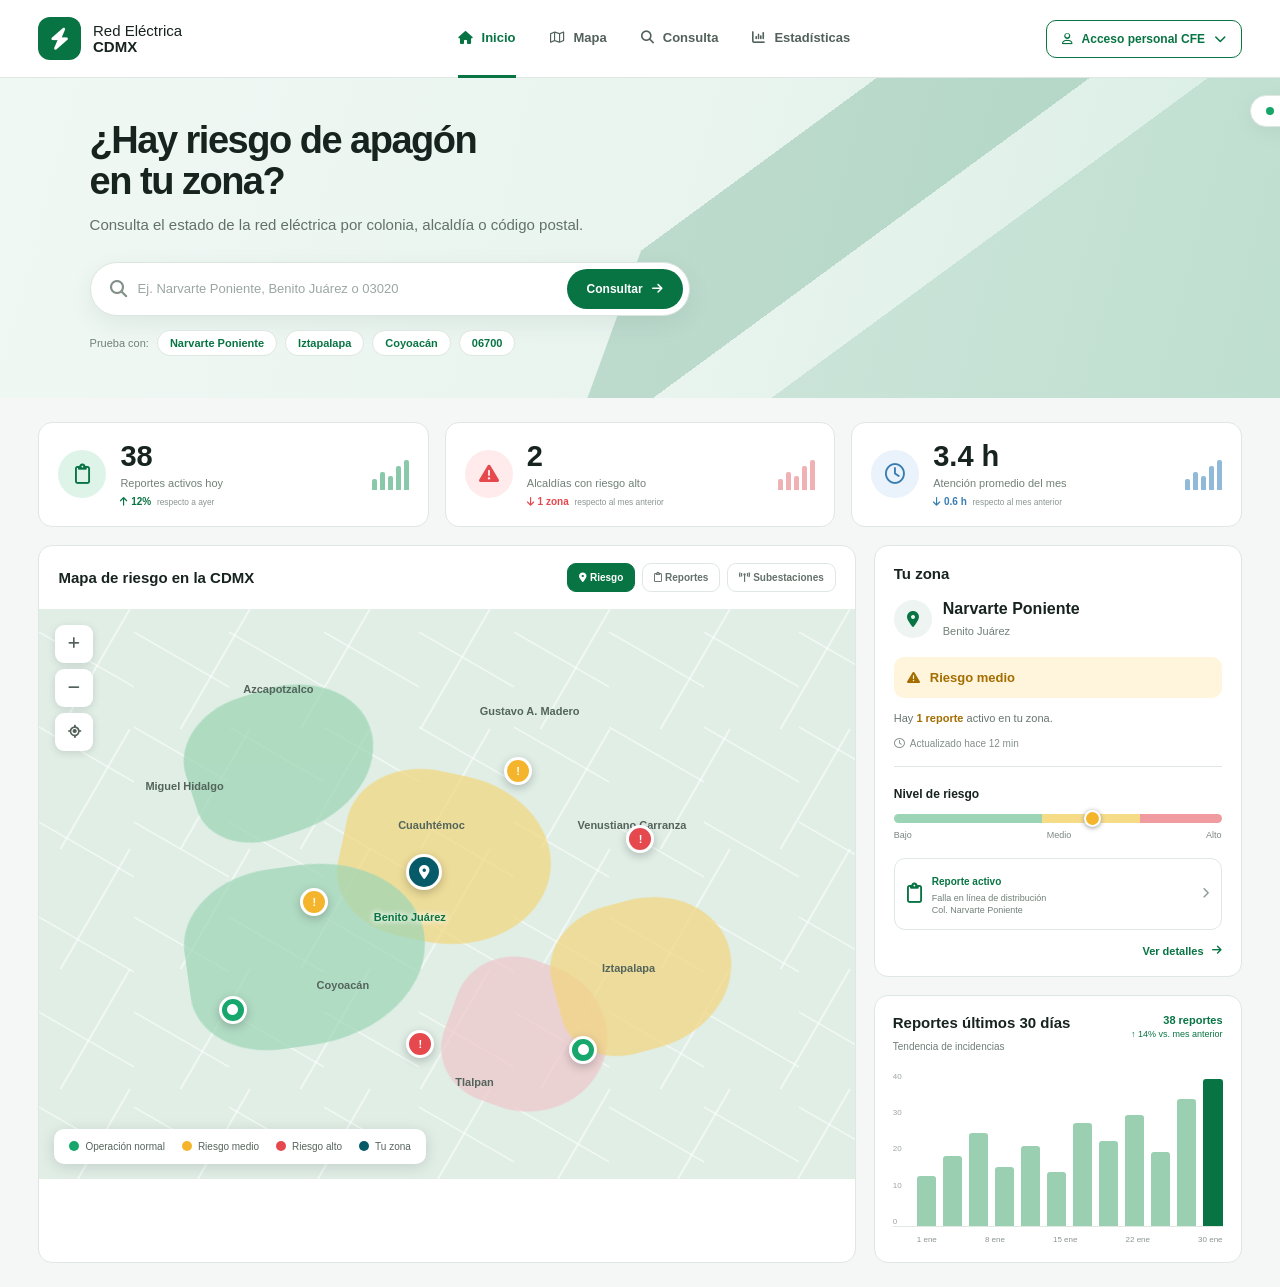
<file: index.html>
<!DOCTYPE html>
<html lang="es">
<head>
    <meta charset="UTF-8">
    <meta name="viewport" content="width=device-width, initial-scale=1.0">

    <title>Red Eléctrica CDMX</title>

    <link rel="stylesheet" href="styles.css">

    <!-- Iconos -->
    <link
        rel="stylesheet"
        href="https://cdnjs.cloudflare.com/ajax/libs/font-awesome/6.5.2/css/all.min.css"
    >
</head>

<body>

    <!-- ================= NAVBAR ================= -->

    <header class="navbar">

        <div class="brand">

            <div class="brand-logo">
                <i class="fa-solid fa-bolt"></i>
            </div>

            <div class="brand-name">
                <span>Red Eléctrica</span>
                <strong>CDMX</strong>
            </div>

        </div>


        <nav class="nav-menu">

            <a href="#" class="nav-link active">
                <i class="fa-solid fa-house"></i>
                Inicio
            </a>

            <a href="#mapa" class="nav-link">
                <i class="fa-regular fa-map"></i>
                Mapa
            </a>

            <a href="#consulta.html" class="nav-link">
                <i class="fa-solid fa-magnifying-glass"></i>
                Consulta
            </a>

            <a href="#estadisticas" class="nav-link">
                <i class="fa-solid fa-chart-column"></i>
                Estadísticas
            </a>

        </nav>


        <div class="account-wrapper">

            <button
                class="account-button"
                type="button"
                aria-haspopup="dialog"
            >

                <i class="fa-regular fa-user"></i>

                <span>Acceso personal CFE</span>

                <i class="fa-solid fa-chevron-down"></i>

            </button>


            <!-- Menú de sesión (solo aparece con sesión iniciada) -->

            <div class="account-menu" id="accountMenu">

                <div class="account-menu-info">
                    <small>Sesión iniciada como</small>
                    <strong id="accountMenuName">Operador CFE</strong>
                </div>

                <button type="button" id="logoutButton">
                    <i class="fa-solid fa-arrow-right-from-bracket"></i>
                    Cerrar sesión
                </button>

            </div>

        </div>

    </header>


    <!-- ================= HERO ================= -->

    <section class="hero" id="consulta">

        <div class="hero-background"></div>

        <div class="hero-content">

            <div class="system-status">

                <span class="status-dot"></span>

                Sistema en operación

            </div>


            <h1>
                ¿Hay riesgo de apagón
                <br>
                en tu zona?
            </h1>


            <p>
                Consulta el estado de la red eléctrica
                por colonia, alcaldía o código postal.
            </p>


            <form class="search-box" id="searchForm">

                <i class="fa-solid fa-magnifying-glass search-icon"></i>

                <input
                    type="text"
                    id="searchInput"
                    placeholder="Ej. Narvarte Poniente, Benito Juárez o 03020"
                    autocomplete="off"
                >

                <button type="submit">
                    Consultar
                    <i class="fa-solid fa-arrow-right"></i>
                </button>

            </form>


            <div class="search-suggestions">

                <span>Prueba con:</span>

                <button type="button" data-consulta="Narvarte Poniente">Narvarte Poniente</button>

                <button type="button" data-consulta="Iztapalapa">Iztapalapa</button>

                <button type="button" data-consulta="Coyoacán">Coyoacán</button>

                <button type="button" data-consulta="06700">06700</button>

            </div>

        </div>

    </section>


    <!-- ================= CONTENIDO ================= -->

    <main class="container">


        <!-- ================= MÉTRICAS ================= -->

        <section class="metrics">

            <article class="metric-card">

                <div class="metric-icon green">
                    <i class="fa-regular fa-clipboard"></i>
                </div>

                <div class="metric-content">

                    <span class="metric-value">38</span>

                    <span class="metric-label">
                        Reportes activos hoy
                    </span>

                    <span class="metric-trend positive">
                        <i class="fa-solid fa-arrow-up"></i>
                        12%
                        <small>respecto a ayer</small>
                    </span>

                </div>

                <div class="mini-chart">
                    <span></span>
                    <span></span>
                    <span></span>
                    <span></span>
                    <span></span>
                </div>

            </article>


            <article class="metric-card">

                <div class="metric-icon red">
                    <i class="fa-solid fa-triangle-exclamation"></i>
                </div>

                <div class="metric-content">

                    <span class="metric-value">2</span>

                    <span class="metric-label">
                        Alcaldías con riesgo alto
                    </span>

                    <span class="metric-trend negative">
                        <i class="fa-solid fa-arrow-down"></i>
                        1 zona
                        <small>respecto al mes anterior</small>
                    </span>

                </div>

                <div class="mini-chart red-chart">
                    <span></span>
                    <span></span>
                    <span></span>
                    <span></span>
                    <span></span>
                </div>

            </article>


            <article class="metric-card">

                <div class="metric-icon blue">
                    <i class="fa-regular fa-clock"></i>
                </div>

                <div class="metric-content">

                    <span class="metric-value">3.4 h</span>

                    <span class="metric-label">
                        Atención promedio del mes
                    </span>

                    <span class="metric-trend positive blue-text">
                        <i class="fa-solid fa-arrow-down"></i>
                        0.6 h
                        <small>respecto al mes anterior</small>
                    </span>

                </div>

                <div class="mini-chart blue-chart">
                    <span></span>
                    <span></span>
                    <span></span>
                    <span></span>
                    <span></span>
                </div>

            </article>

        </section>


        <!-- ================= DASHBOARD ================= -->

        <section class="dashboard">


            <!-- ================= MAPA ================= -->

            <article class="card map-card" id="mapa">

                <div class="card-header">

                    <h2>
                        Mapa de riesgo en la CDMX
                    </h2>

                    <div class="map-tabs">

                        <button class="map-tab active">
                            <i class="fa-solid fa-location-dot"></i>
                            Riesgo
                        </button>

                        <button class="map-tab">
                            <i class="fa-regular fa-clipboard"></i>
                            Reportes
                        </button>

                        <button class="map-tab">
                            <i class="fa-solid fa-tower-broadcast"></i>
                            Subestaciones
                        </button>

                    </div>

                </div>


                <div class="map">

                    <!-- Decoración de calles -->
                    <div class="street street-1"></div>
                    <div class="street street-2"></div>
                    <div class="street street-3"></div>
                    <div class="street street-4"></div>
                    <div class="street street-5"></div>


                    <!-- Zonas -->

                    <div class="zone-area zone-1"></div>
                    <div class="zone-area zone-2"></div>
                    <div class="zone-area zone-3"></div>
                    <div class="zone-area zone-4"></div>
                    <div class="zone-area zone-5"></div>


                    <!-- Nombres de alcaldías -->

                    <span class="map-label label-1">
                        Azcapotzalco
                    </span>

                    <span class="map-label label-2">
                        Gustavo A. Madero
                    </span>

                    <span class="map-label label-3">
                        Miguel Hidalgo
                    </span>

                    <span class="map-label label-4">
                        Cuauhtémoc
                    </span>

                    <span class="map-label label-5">
                        Venustiano Carranza
                    </span>

                    <span class="map-label label-6">
                        Benito Juárez
                    </span>

                    <span class="map-label label-7">
                        Coyoacán
                    </span>

                    <span class="map-label label-8">
                        Iztapalapa
                    </span>

                    <span class="map-label label-9">
                        Tlalpan
                    </span>


                    <!-- Marcadores -->

                    <button class="map-pin green pin-1">
                        <i class="fa-solid fa-circle"></i>
                    </button>

                    <button class="map-pin yellow pin-2">
                        !
                    </button>

                    <button class="map-pin red pin-3">
                        !
                    </button>

                    <button class="map-pin yellow pin-4">
                        !
                    </button>

                    <button class="map-pin red pin-5">
                        !
                    </button>

                    <button class="map-pin green pin-6">
                        <i class="fa-solid fa-circle"></i>
                    </button>

                    <button class="map-pin user-pin">
                        <i class="fa-solid fa-location-dot"></i>
                    </button>


                    <!-- Controles -->

                    <div class="map-controls">

                        <button>
                            <i class="fa-solid fa-plus"></i>
                        </button>

                        <button>
                            <i class="fa-solid fa-minus"></i>
                        </button>

                        <button>
                            <i class="fa-solid fa-location-crosshairs"></i>
                        </button>

                    </div>


                    <!-- Leyenda -->

                    <div class="map-legend">

                        <span>
                            <i class="legend-dot normal"></i>
                            Operación normal
                        </span>

                        <span>
                            <i class="legend-dot medium"></i>
                            Riesgo medio
                        </span>

                        <span>
                            <i class="legend-dot high"></i>
                            Riesgo alto
                        </span>

                        <span>
                            <i class="legend-dot location"></i>
                            Tu zona
                        </span>

                    </div>

                </div>

            </article>


            <!-- ================= COLUMNA DERECHA ================= -->

            <aside class="side-column">


                <!-- ================= TU ZONA ================= -->

                <article class="card zone-card">

                    <h2>
                        Tu zona
                    </h2>


                    <div class="location-title">

                        <div class="location-icon">
                            <i class="fa-solid fa-location-dot"></i>
                        </div>

                        <div>

                            <h3 id="zoneName">
                                Narvarte Poniente
                            </h3>

                            <span id="zoneCity">
                                Benito Juárez
                            </span>

                        </div>

                    </div>


                    <div class="risk-status">

                        <i class="fa-solid fa-triangle-exclamation"></i>

                        <span>
                            Riesgo medio
                        </span>

                    </div>


                    <p class="report-message">

                        Hay
                        <strong>1 reporte</strong>
                        activo en tu zona.

                    </p>


                    <div class="updated">

                        <i class="fa-regular fa-clock"></i>

                        Actualizado hace 12 min

                    </div>


                    <div class="zone-divider"></div>


                    <!-- Nivel -->

                    <div class="risk-level">

                        <strong>
                            Nivel de riesgo
                        </strong>


                        <div class="risk-bar">

                            <div class="risk-position"></div>

                        </div>


                        <div class="risk-scale">

                            <span>Bajo</span>

                            <span>Medio</span>

                            <span>Alto</span>

                        </div>

                    </div>


                    <!-- Reporte -->

                    <div class="active-report">

                        <div class="report-icon">

                            <i class="fa-regular fa-clipboard"></i>

                        </div>

                        <div>

                            <strong>
                                Reporte activo
                            </strong>

                            <p>
                                Falla en línea de distribución
                                <br>
                                Col. Narvarte Poniente
                            </p>

                        </div>

                        <i class="fa-solid fa-chevron-right"></i>

                    </div>


                    <button class="details-button">

                        Ver detalles

                        <i class="fa-solid fa-arrow-right"></i>

                    </button>

                </article>


                <!-- ================= GRÁFICA ================= -->

                <article class="card chart-card" id="estadisticas">

                    <div class="chart-header">

                        <div>

                            <h2>
                                Reportes últimos 30 días
                            </h2>

                            <span>
                                Tendencia de incidencias
                            </span>

                        </div>


                        <div class="chart-result">

                            <strong>
                                38 reportes
                            </strong>

                            <small>
                                ↑ 14% vs. mes anterior
                            </small>

                        </div>

                    </div>


                    <div class="chart">

                        <div class="chart-grid">

                            <span>40</span>
                            <span>30</span>
                            <span>20</span>
                            <span>10</span>
                            <span>0</span>

                        </div>


                        <div class="bars">

                            <div class="bar" style="height:32%"></div>
                            <div class="bar" style="height:45%"></div>
                            <div class="bar" style="height:60%"></div>
                            <div class="bar" style="height:38%"></div>
                            <div class="bar" style="height:52%"></div>
                            <div class="bar" style="height:35%"></div>
                            <div class="bar" style="height:67%"></div>
                            <div class="bar" style="height:55%"></div>
                            <div class="bar" style="height:72%"></div>
                            <div class="bar" style="height:48%"></div>
                            <div class="bar" style="height:82%"></div>
                            <div class="bar highlight" style="height:95%"></div>

                        </div>

                    </div>


                    <div class="chart-dates">

                        <span>1 ene</span>
                        <span>8 ene</span>
                        <span>15 ene</span>
                        <span>22 ene</span>
                        <span>30 ene</span>

                    </div>

                </article>

            </aside>

        </section>

    </main>


    <!-- ================= LOGIN ================= -->

    <div
        class="login-overlay"
        id="loginModal"
        aria-hidden="true"
    >

        <div
            class="login-card"
            role="dialog"
            aria-modal="true"
            aria-labelledby="loginTitle"
        >

            <button
                type="button"
                class="login-close"
                id="closeLogin"
                aria-label="Cerrar"
            >
                <i class="fa-solid fa-xmark"></i>
            </button>


            <div class="login-logo">
                <i class="fa-solid fa-bolt"></i>
            </div>

            <h2 id="loginTitle">Acceso personal CFE</h2>

            <p class="login-subtitle">
                Ingresa con tu cuenta institucional
                para consultar y gestionar reportes.
            </p>


            <form id="loginForm" novalidate>

                <label for="loginUser">
                    Número de empleado
                </label>

                <div class="login-field">

                    <i class="fa-regular fa-user"></i>

                    <input
                        type="text"
                        id="loginUser"
                        placeholder="Ej. CFE1001"
                        autocomplete="username"
                    >

                </div>


                <label for="loginPass">
                    Contraseña
                </label>

                <div class="login-field">

                    <i class="fa-solid fa-lock"></i>

                    <input
                        type="password"
                        id="loginPass"
                        placeholder="Tu contraseña"
                        autocomplete="current-password"
                    >

                    <button
                        type="button"
                        id="togglePass"
                        aria-label="Mostrar contraseña"
                    >
                        <i class="fa-regular fa-eye"></i>
                    </button>

                </div>


                <div
                    class="login-error"
                    id="loginError"
                    role="alert"
                ></div>


                <button
                    type="submit"
                    class="login-submit"
                    id="loginSubmit"
                >
                    Iniciar sesión
                    <i class="fa-solid fa-arrow-right"></i>
                </button>

            </form>


            <p class="login-hint">
                <i class="fa-solid fa-circle-info"></i>
                Versión de demostración &middot;
                empleado <strong>CFE1001</strong>
                &middot; contraseña <strong>demo1234</strong>
            </p>

        </div>

    </div>


    <script src="script.js"></script>

</body>
</html>
</file>
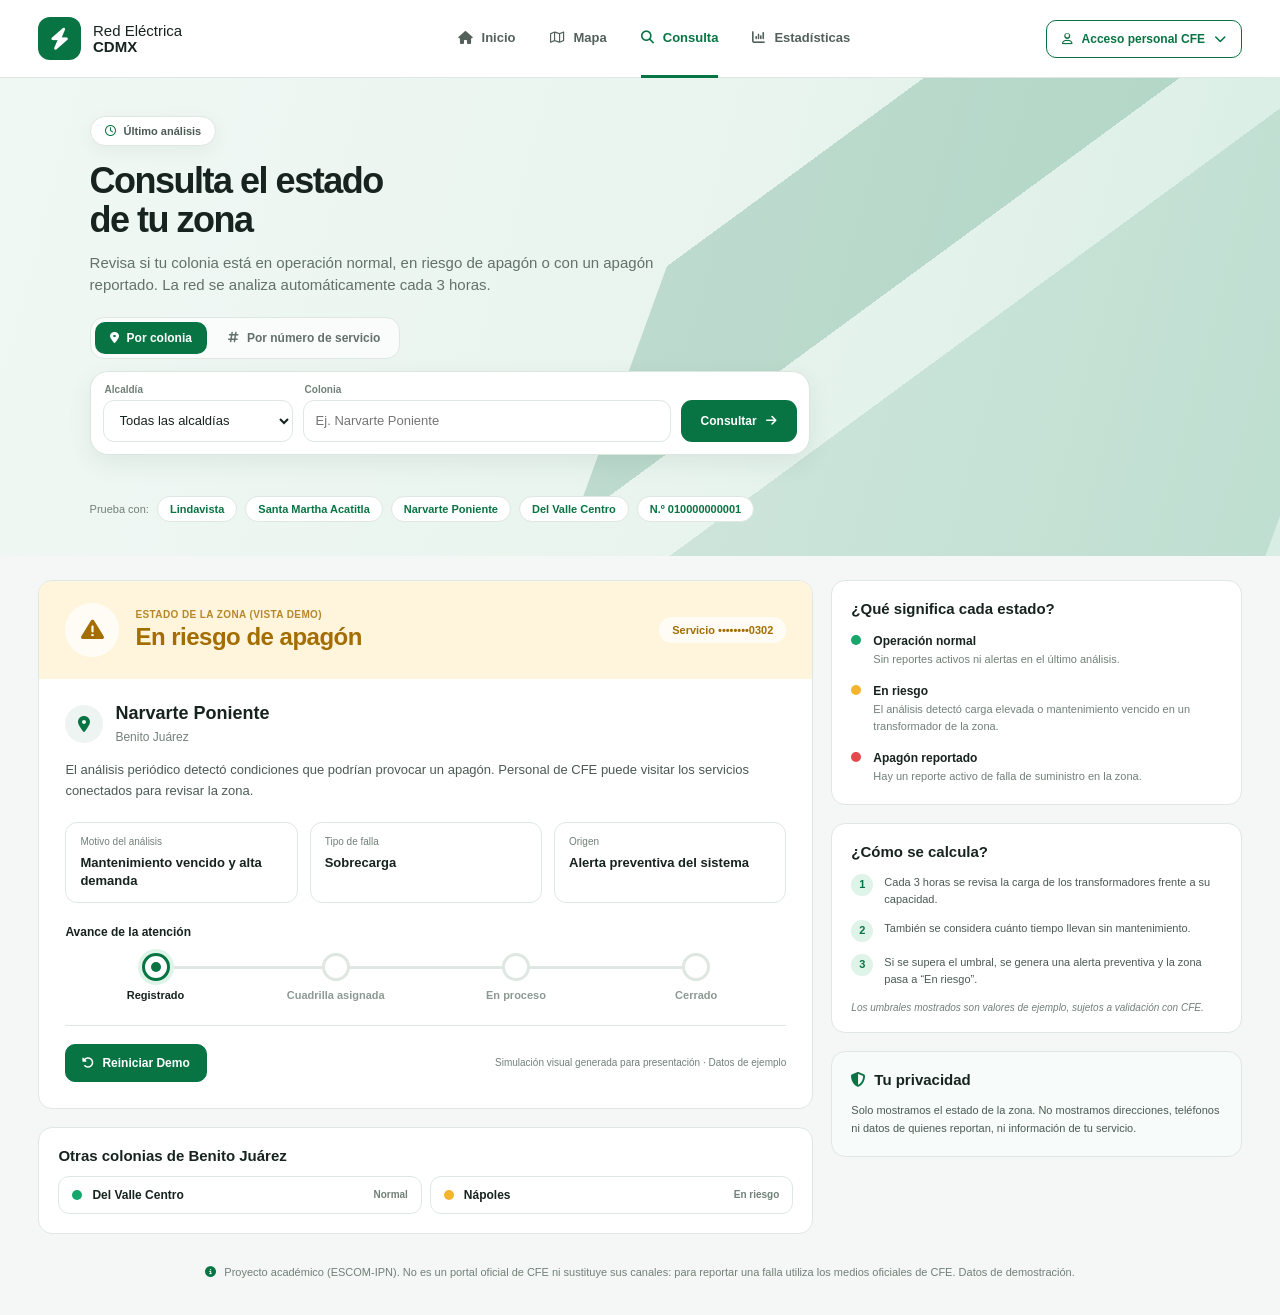
<file: consulta.html>
<!DOCTYPE html>
<html lang="es">
<head>
    <meta charset="UTF-8">
    <meta name="viewport" content="width=device-width, initial-scale=1.0">

    <title>Consulta · Red Eléctrica CDMX</title>

    <link rel="stylesheet" href="styles.css">
    <link rel="stylesheet" href="consulta.css">

    <!-- Iconos -->
    <link
        rel="stylesheet"
        href="https://cdnjs.cloudflare.com/ajax/libs/font-awesome/6.5.2/css/all.min.css"
    >
</head>

<body>

    <!-- ================= NAVBAR ================= -->

    <header class="navbar">

        <div class="brand">

            <div class="brand-logo">
                <i class="fa-solid fa-bolt"></i>
            </div>

            <div class="brand-name">
                <span>Red Eléctrica</span>
                <strong>CDMX</strong>
            </div>

        </div>


        <nav class="nav-menu">

            <a href="index.html" class="nav-link">
                <i class="fa-solid fa-house"></i>
                Inicio
            </a>

            <a href="index.html#mapa" class="nav-link">
                <i class="fa-regular fa-map"></i>
                Mapa
            </a>

            <a href="consulta.html" class="nav-link active">
                <i class="fa-solid fa-magnifying-glass"></i>
                Consulta
            </a>

            <a href="index.html#estadisticas" class="nav-link">
                <i class="fa-solid fa-chart-column"></i>
                Estadísticas
            </a>

        </nav>


        <div class="account-wrapper">

            <button
                class="account-button"
                type="button"
                aria-haspopup="dialog"
            >

                <i class="fa-regular fa-user"></i>

                <span>Acceso personal CFE</span>

                <i class="fa-solid fa-chevron-down"></i>

            </button>


            <!-- Menú de sesión (solo aparece con sesión iniciada) -->

            <div class="account-menu" id="accountMenu">

                <div class="account-menu-info">
                    <small>Sesión iniciada como</small>
                    <strong id="accountMenuName">Operador CFE</strong>
                </div>

                <button type="button" id="logoutButton">
                    <i class="fa-solid fa-arrow-right-from-bracket"></i>
                    Cerrar sesión
                </button>

            </div>

        </div>

    </header>


    <!-- ================= HERO / BUSCADOR ================= -->

    <section class="hero consulta-hero">

        <div class="hero-background"></div>

        <div class="hero-content">

            <div class="analysis-chip">
                <i class="fa-regular fa-clock"></i>
                <span id="analysisChip">Último análisis</span>
            </div>


            <h1>
                Consulta el estado
                <br>
                de tu zona
            </h1>


            <p>
                Revisa si tu colonia está en operación normal, en riesgo
                de apagón o con un apagón reportado. La red se analiza
                automáticamente cada 3 horas.
            </p>


            <!-- Modo de búsqueda -->

            <div class="consulta-tabs" role="tablist" aria-label="Tipo de consulta">

                <button
                    type="button"
                    class="consulta-tab active"
                    role="tab"
                    aria-selected="true"
                    data-modo="colonia"
                >
                    <i class="fa-solid fa-location-dot"></i>
                    Por colonia
                </button>

                <button
                    type="button"
                    class="consulta-tab"
                    role="tab"
                    aria-selected="false"
                    data-modo="servicio"
                >
                    <i class="fa-solid fa-hashtag"></i>
                    Por número de servicio
                </button>

            </div>


            <!-- Formulario: colonia -->

            <form class="consulta-form" id="formColonia" novalidate>

                <label class="field">
                    <span>Alcaldía</span>
                    <select id="selAlcaldia">
                        <option value="">Todas las alcaldías</option>
                    </select>
                </label>

                <label class="field grow">
                    <span>Colonia</span>
                    <input
                        type="text"
                        id="inpColonia"
                        list="listaColonias"
                        placeholder="Ej. Narvarte Poniente"
                        autocomplete="off"
                    >
                    <datalist id="listaColonias"></datalist>
                </label>

                <button type="submit" class="consulta-submit">
                    Consultar
                    <i class="fa-solid fa-arrow-right"></i>
                </button>

            </form>


            <!-- Formulario: número de servicio -->

            <form class="consulta-form" id="formServicio" novalidate hidden>

                <label class="field grow">
                    <span>Número de servicio (12 dígitos, aparece en tu recibo)</span>
                    <input
                        type="text"
                        id="inpServicio"
                        inputmode="numeric"
                        maxlength="14"
                        placeholder="Ej. 010000000001"
                        autocomplete="off"
                    >
                </label>

                <button type="submit" class="consulta-submit">
                    Consultar
                    <i class="fa-solid fa-arrow-right"></i>
                </button>

            </form>


            <div class="form-hint" id="formHint" role="alert"></div>


            <div class="search-suggestions">

                <span>Prueba con:</span>

                <button type="button" data-q="Lindavista">Lindavista</button>

                <button type="button" data-q="Santa Martha Acatitla">Santa Martha Acatitla</button>

                <button type="button" data-q="Narvarte Poniente">Narvarte Poniente</button>

                <button type="button" data-q="Del Valle Centro">Del Valle Centro</button>

                <button type="button" data-q="010000000001">N.º 010000000001</button>

            </div>


            <div class="search-suggestions recientes" id="recientes" hidden>

                <span>Consultas recientes:</span>

            </div>

        </div>

    </section>


    <!-- ================= CONTENIDO ================= -->

    <main class="container">

        <section class="consulta-layout">


            <!-- ================= RESULTADO ================= -->

            <div class="consulta-main">

                <article
                    class="card result-card"
                    id="resultCard"
                    aria-live="polite"
                >

                    <div class="empty-state">

                        <div class="empty-icon">
                            <i class="fa-solid fa-magnifying-glass-location"></i>
                        </div>

                        <h2>¿Cómo está tu zona?</h2>

                        <p>
                            Elige una alcaldía y escribe tu colonia, o ingresa
                            tu número de servicio. Aquí verás el estado de la
                            red en tu zona y, si existe, el avance del reporte.
                        </p>

                    </div>

                </article>


                <article class="card nearby-card" id="nearbyCard" hidden>

                    <h2 id="nearbyTitle">Otras colonias</h2>

                    <ul class="nearby-list" id="nearbyList"></ul>

                </article>

            </div>


            <!-- ================= LATERAL ================= -->

            <aside class="side-column">

                <article class="card info-card">

                    <h2>¿Qué significa cada estado?</h2>

                    <ul class="state-guide">

                        <li>
                            <i class="legend-dot normal"></i>
                            <div>
                                <strong>Operación normal</strong>
                                <p>Sin reportes activos ni alertas en el último análisis.</p>
                            </div>
                        </li>

                        <li>
                            <i class="legend-dot medium"></i>
                            <div>
                                <strong>En riesgo</strong>
                                <p>El análisis detectó carga elevada o mantenimiento vencido en un transformador de la zona.</p>
                            </div>
                        </li>

                        <li>
                            <i class="legend-dot high"></i>
                            <div>
                                <strong>Apagón reportado</strong>
                                <p>Hay un reporte activo de falla de suministro en la zona.</p>
                            </div>
                        </li>

                    </ul>

                </article>


                <article class="card info-card">

                    <h2>¿Cómo se calcula?</h2>

                    <ol class="how-steps">

                        <li>
                            <span>1</span>
                            Cada 3 horas se revisa la carga de los transformadores
                            frente a su capacidad.
                        </li>

                        <li>
                            <span>2</span>
                            También se considera cuánto tiempo llevan sin mantenimiento.
                        </li>

                        <li>
                            <span>3</span>
                            Si se supera el umbral, se genera una alerta preventiva y
                            la zona pasa a “En riesgo”.
                        </li>

                    </ol>

                    <small class="demo-note">
                        Los umbrales mostrados son valores de ejemplo,
                        sujetos a validación con CFE.
                    </small>

                </article>


                <article class="card info-card privacy-card">

                    <h2>
                        <i class="fa-solid fa-shield-halved"></i>
                        Tu privacidad
                    </h2>

                    <p>
                        Solo mostramos el estado de la zona. No mostramos
                        direcciones, teléfonos ni datos de quienes reportan,
                        ni información de tu servicio.
                    </p>

                </article>

            </aside>

        </section>

    </main>


    <footer class="site-note">

        <i class="fa-solid fa-circle-info"></i>

        Proyecto académico (ESCOM-IPN). No es un portal oficial de CFE ni
        sustituye sus canales: para reportar una falla utiliza los medios
        oficiales de CFE. Datos de demostración.

    </footer>


    <!-- ================= LOGIN ================= -->

    <div
        class="login-overlay"
        id="loginModal"
        aria-hidden="true"
    >

        <div
            class="login-card"
            role="dialog"
            aria-modal="true"
            aria-labelledby="loginTitle"
        >

            <button
                type="button"
                class="login-close"
                id="closeLogin"
                aria-label="Cerrar"
            >
                <i class="fa-solid fa-xmark"></i>
            </button>


            <div class="login-logo">
                <i class="fa-solid fa-bolt"></i>
            </div>

            <h2 id="loginTitle">Acceso personal CFE</h2>

            <p class="login-subtitle">
                Ingresa con tu cuenta institucional
                para consultar y gestionar reportes.
            </p>


            <form id="loginForm" novalidate>

                <label for="loginUser">
                    Número de empleado
                </label>

                <div class="login-field">

                    <i class="fa-regular fa-user"></i>

                    <input
                        type="text"
                        id="loginUser"
                        placeholder="Ej. CFE1001"
                        autocomplete="username"
                    >

                </div>


                <label for="loginPass">
                    Contraseña
                </label>

                <div class="login-field">

                    <i class="fa-solid fa-lock"></i>

                    <input
                        type="password"
                        id="loginPass"
                        placeholder="Tu contraseña"
                        autocomplete="current-password"
                    >

                    <button
                        type="button"
                        id="togglePass"
                        aria-label="Mostrar contraseña"
                    >
                        <i class="fa-regular fa-eye"></i>
                    </button>

                </div>


                <div
                    class="login-error"
                    id="loginError"
                    role="alert"
                ></div>


                <button
                    type="submit"
                    class="login-submit"
                    id="loginSubmit"
                >
                    Iniciar sesión
                    <i class="fa-solid fa-arrow-right"></i>
                </button>

            </form>


            <p class="login-hint">
                <i class="fa-solid fa-circle-info"></i>
                Versión de demostración &middot;
                empleado <strong>CFE1001</strong>
                &middot; contraseña <strong>demo1234</strong>
            </p>

        </div>

    </div>


    <script src="consulta.js"></script>

</body>
</html>
</file>
<file: styles.css>
:root {

    --green: #087443;
    --green-dark: #075b38;
    --green-light: #dff4e9;

    --background: #f4f7f5;

    --white: #ffffff;

    --text: #17231e;
    --muted: #718078;

    --border: #dfe7e2;

    --yellow: #f4b52d;
    --yellow-light: #fff5dc;

    --red: #e5484d;
    --red-light: #ffebec;

    --blue: #397cb0;
    --blue-light: #eaf2fb;
}


/* ================= GENERAL ================= */

* {
    box-sizing: border-box;
    margin: 0;
    padding: 0;
}


body {

    font-family:
        Inter,
        -apple-system,
        BlinkMacSystemFont,
        "Segoe UI",
        sans-serif;

    background: var(--background);

    color: var(--text);

    min-height: 100vh;
}


button,
input {

    font-family: inherit;
}


/* ================= NAVBAR ================= */

.navbar {

    height: 78px;

    background: white;

    border-bottom: 1px solid var(--border);

    display: flex;

    align-items: center;

    justify-content: space-between;

    padding: 0 38px;

    position: sticky;

    top: 0;

    z-index: 100;
}


.brand {

    display: flex;

    align-items: center;

    gap: 12px;
}


.brand-logo {

    width: 43px;

    height: 43px;

    border-radius: 12px;

    background: var(--green);

    color: white;

    display: grid;

    place-items: center;

    font-size: 22px;
}


.brand-name {

    display: flex;

    flex-direction: column;

    font-size: 15px;

    line-height: 1.05;
}


.brand-name span {

    font-weight: 500;
}


.brand-name strong {

    font-weight: 800;
}


.nav-menu {

    display: flex;

    align-items: center;

    gap: 34px;

    margin-left: 80px;
}


.nav-link {

    height: 78px;

    display: flex;

    align-items: center;

    gap: 9px;

    color: #53615b;

    text-decoration: none;

    font-size: 13px;

    font-weight: 600;

    border-bottom: 3px solid transparent;

    transition: .2s ease;
}


.nav-link:hover {

    color: var(--green);
}


.nav-link.active {

    color: var(--green);

    border-bottom-color: var(--green);
}


.account-button {

    display: flex;

    align-items: center;

    gap: 9px;

    background: white;

    color: var(--green);

    border: 1px solid var(--green);

    border-radius: 10px;

    padding: 11px 15px;

    font-size: 12px;

    font-weight: 700;

    cursor: pointer;

    transition: .2s ease;
}


.account-button:hover {

    background: var(--green);

    color: white;
}


/* ================= HERO ================= */

.hero {

    min-height: 280px;

    position: relative;

    overflow: hidden;

    padding: 42px 7%;

    background:
        linear-gradient(
            105deg,
            #f0f8f4 0%,
            #e9f4ef 55%,
            #d8eee4 100%
        );
}


.hero-background {

    position: absolute;

    right: -5%;

    top: -20%;

    width: 55%;

    height: 150%;

    background:
        linear-gradient(
            135deg,
            transparent 0 20%,
            rgba(8, 116, 67, .20) 20% 38%,
            transparent 38% 48%,
            rgba(8, 116, 67, .12) 48%
        );

    transform: skewX(-20deg);

    pointer-events: none;
}


.hero-content {

    position: relative;

    z-index: 2;

    max-width: 650px;
}


.system-status {

    position: absolute;

    left: calc(100vw - 120px);

    top: -25px;

    white-space: nowrap;

    background: white;

    border: 1px solid var(--border);

    border-radius: 20px;

    padding: 9px 15px;

    font-size: 11px;

    font-weight: 700;

    box-shadow: 0 5px 20px rgba(0,0,0,.05);
}


.status-dot {

    width: 8px;

    height: 8px;

    display: inline-block;

    background: #16a66a;

    border-radius: 50%;

    margin-right: 7px;
}


.hero h1 {

    font-size: 38px;

    line-height: 1.08;

    letter-spacing: -1.5px;

    font-weight: 800;

    margin-bottom: 12px;
}


.hero p {

    max-width: 600px;

    color: #627169;

    font-size: 15px;

    line-height: 1.5;

    margin-bottom: 25px;
}


/* ================= SEARCH ================= */

.search-box {

    width: min(600px, 100%);

    height: 54px;

    display: flex;

    align-items: center;

    background: white;

    border: 1px solid #dce6e0;

    border-radius: 28px;

    padding: 5px 6px 5px 19px;

    box-shadow: 0 8px 25px rgba(31,70,53,.08);
}


.search-icon {

    color: #82918a;

    font-size: 17px;

    margin-right: 11px;
}


.search-box input {

    flex: 1;

    min-width: 0;

    border: none;

    outline: none;

    font-size: 13px;

    color: var(--text);
}


.search-box input::placeholder {

    color: #9aa7a1;
}


.search-box button {

    border: none;

    background: var(--green);

    color: white;

    border-radius: 23px;

    padding: 13px 20px;

    font-size: 12px;

    font-weight: 700;

    cursor: pointer;

    display: flex;

    align-items: center;

    gap: 9px;

    transition: .2s ease;
}


.search-box button:hover {

    background: var(--green-dark);

    transform: translateX(2px);
}


/* ================= CONTAINER ================= */

.container {

    max-width: 1450px;

    margin: auto;

    padding: 24px 3%;
}


/* ================= METRICS ================= */

.metrics {

    display: grid;

    grid-template-columns: repeat(3, 1fr);

    gap: 16px;

    margin-bottom: 18px;
}


.metric-card {

    background: white;

    border: 1px solid var(--border);

    border-radius: 14px;

    padding: 19px;

    display: flex;

    align-items: center;

    gap: 14px;

    transition: .2s ease;
}


.metric-card:hover {

    transform: translateY(-2px);

    box-shadow: 0 8px 25px rgba(27,63,45,.06);
}


.metric-icon {

    width: 48px;

    height: 48px;

    flex-shrink: 0;

    border-radius: 50%;

    display: grid;

    place-items: center;

    font-size: 20px;
}


.metric-icon.green {

    background: var(--green-light);

    color: var(--green);
}


.metric-icon.red {

    background: var(--red-light);

    color: var(--red);
}


.metric-icon.blue {

    background: var(--blue-light);

    color: var(--blue);
}


.metric-content {

    display: flex;

    flex-direction: column;
}


.metric-value {

    font-size: 29px;

    line-height: 1;

    font-weight: 800;
}


.metric-label {

    color: var(--muted);

    font-size: 11px;

    margin-top: 6px;
}


.metric-trend {

    font-size: 10px;

    margin-top: 7px;

    font-weight: 700;
}


.metric-trend small {

    font-weight: 500;

    color: #89958f;

    margin-left: 3px;
}


.positive {

    color: var(--green);
}


.negative {

    color: var(--red);
}


.blue-text {

    color: var(--blue);
}


.mini-chart {

    height: 32px;

    display: flex;

    align-items: end;

    gap: 3px;

    margin-left: auto;
}


.mini-chart span {

    width: 5px;

    background: #89c9aa;

    border-radius: 2px 2px 0 0;
}


.mini-chart span:nth-child(1) { height: 35%; }
.mini-chart span:nth-child(2) { height: 55%; }
.mini-chart span:nth-child(3) { height: 45%; }
.mini-chart span:nth-child(4) { height: 75%; }
.mini-chart span:nth-child(5) { height: 95%; }


.red-chart span {

    background: #f0b1b4;
}


.blue-chart span {

    background: #91bad8;
}


/* ================= DASHBOARD ================= */

.dashboard {

    display: grid;

    grid-template-columns:
        minmax(0, 2fr)
        minmax(330px, .9fr);

    gap: 18px;
}


.card {

    background: white;

    border: 1px solid var(--border);

    border-radius: 14px;

    overflow: hidden;
}


/* ================= CARD HEADER ================= */

.card-header {

    display: flex;

    align-items: center;

    justify-content: space-between;

    padding: 17px 19px;
}


.card-header h2,
.zone-card h2,
.chart-card h2 {

    font-size: 15px;

    font-weight: 800;
}


/* ================= MAP TABS ================= */

.map-tabs {

    display: flex;

    gap: 7px;
}


.map-tab {

    border: 1px solid var(--border);

    background: white;

    border-radius: 9px;

    padding: 8px 11px;

    font-size: 10px;

    font-weight: 700;

    color: #64716b;

    cursor: pointer;

    transition: .2s;
}


.map-tab.active,
.map-tab:hover {

    background: var(--green);

    color: white;

    border-color: var(--green);
}


/* ================= MAP ================= */

.map {

    height: 570px;

    position: relative;

    overflow: hidden;

    background-color: #e0eee6;

    background-image:
        linear-gradient(
            30deg,
            transparent 47%,
            rgba(255,255,255,.7) 48%,
            transparent 49%
        ),
        linear-gradient(
            120deg,
            transparent 47%,
            rgba(255,255,255,.7) 48%,
            transparent 49%
        );

    background-size: 95px 95px, 120px 120px;
}


.zone-area {

    position: absolute;

    border-radius: 45% 55% 60% 40%;

    opacity: .72;

    filter: blur(.2px);
}


.zone-1 {

    width: 190px;

    height: 145px;

    background: #9bd5b3;

    top: 14%;

    left: 18%;

    transform: rotate(-18deg);
}


.zone-2 {

    width: 210px;

    height: 170px;

    background: #f2d77e;

    top: 29%;

    left: 37%;

    transform: rotate(12deg);
}


.zone-3 {

    width: 240px;

    height: 180px;

    background: #9fd6b7;

    top: 45%;

    left: 18%;

    transform: rotate(-8deg);
}


.zone-4 {

    width: 160px;

    height: 150px;

    background: #efc7cb;

    top: 62%;

    left: 50%;

    transform: rotate(20deg);
}


.zone-5 {

    width: 180px;

    height: 150px;

    background: #f2d67f;

    top: 51%;

    left: 63%;

    transform: rotate(-15deg);
}


/* ================= MAP LABELS ================= */

.map-label {

    position: absolute;

    color: #53645b;

    font-size: 11px;

    font-weight: 700;

    z-index: 3;

    pointer-events: none;
}


.label-1 { top: 13%; left: 25%; }
.label-2 { top: 17%; left: 54%; }
.label-3 { top: 30%; left: 13%; }
.label-4 { top: 37%; left: 44%; }
.label-5 { top: 37%; left: 66%; }
.label-6 { top: 53%; left: 41%; }
.label-7 { top: 65%; left: 34%; }
.label-8 { top: 62%; left: 69%; }
.label-9 { top: 82%; left: 51%; }


/* ================= PINS ================= */

.map-pin {

    position: absolute;

    width: 28px;

    height: 28px;

    border-radius: 50%;

    border: 3px solid white;

    color: white;

    display: grid;

    place-items: center;

    font-size: 11px;

    font-weight: 800;

    box-shadow: 0 3px 10px rgba(0,0,0,.22);

    cursor: pointer;

    z-index: 5;

    transition: .2s;
}


.map-pin:hover {

    transform: scale(1.15);
}


.map-pin.green {

    background: #17a66b;
}


.pin-1 {

    top: 68%;

    left: 22%;
}


.pin-2 {

    top: 26%;

    left: 57%;

    background: var(--yellow);
}


.pin-3 {

    top: 38%;

    left: 72%;

    background: var(--red);
}


.pin-4 {

    top: 49%;

    left: 32%;

    background: var(--yellow);
}


.pin-5 {

    top: 74%;

    left: 45%;

    background: var(--red);
}


.pin-6 {

    top: 75%;

    left: 65%;

    background: #17a66b;
}


.user-pin {

    top: 43%;

    left: 45%;

    width: 36px;

    height: 36px;

    background: #075b68;

    font-size: 14px;
}


/* ================= MAP CONTROLS ================= */

.map-controls {

    position: absolute;

    top: 16px;

    left: 16px;

    display: flex;

    flex-direction: column;

    gap: 6px;

    z-index: 10;
}


.map-controls button {

    width: 38px;

    height: 38px;

    border: none;

    border-radius: 9px;

    background: white;

    box-shadow: 0 2px 8px rgba(0,0,0,.12);

    cursor: pointer;

    color: #52615a;

    transition: .2s;
}


.map-controls button:hover {

    background: var(--green);

    color: white;
}


/* ================= LEGEND ================= */

.map-legend {

    position: absolute;

    left: 15px;

    bottom: 15px;

    background: white;

    border-radius: 10px;

    padding: 12px 15px;

    box-shadow: 0 3px 15px rgba(0,0,0,.13);

    display: flex;

    gap: 17px;

    font-size: 10px;

    color: #56645d;

    z-index: 10;
}


.map-legend span {

    display: flex;

    align-items: center;

    gap: 6px;
}


.legend-dot {

    width: 10px;

    height: 10px;

    border-radius: 50%;

    display: inline-block;
}


.legend-dot.normal {

    background: #17a66b;
}


.legend-dot.medium {

    background: var(--yellow);
}


.legend-dot.high {

    background: var(--red);
}


.legend-dot.location {

    background: #075b68;
}


/* ================= SIDE ================= */

.side-column {

    display: flex;

    flex-direction: column;

    gap: 18px;
}


/* ================= ZONA ================= */

.zone-card {

    padding: 19px;
}


.location-title {

    display: flex;

    align-items: center;

    gap: 11px;

    margin: 18px 0;
}


.location-icon {

    width: 38px;

    height: 38px;

    border-radius: 50%;

    background: #edf4f1;

    display: grid;

    place-items: center;

    color: var(--green);
}


.location-title h3 {

    font-size: 16px;

    margin-bottom: 3px;
}


.location-title span {

    font-size: 11px;

    color: var(--muted);
}


/* ================= RISK ================= */

.risk-status {

    padding: 13px;

    border-radius: 10px;

    background: var(--yellow-light);

    color: #a36d00;

    display: flex;

    align-items: center;

    gap: 10px;

    font-size: 13px;

    font-weight: 800;
}


.report-message {

    font-size: 11px;

    color: #68766f;

    margin: 14px 0;
}


.report-message strong {

    color: #a36d00;
}


.updated {

    color: #829088;

    font-size: 10px;

    display: flex;

    align-items: center;

    gap: 6px;
}


.zone-divider {

    border-top: 1px solid var(--border);

    margin: 17px 0;
}


.risk-level strong {

    font-size: 12px;
}


.risk-bar {

    height: 9px;

    border-radius: 10px;

    margin: 12px 0 7px;

    background:
        linear-gradient(
            90deg,
            #9bd5b6 0%,
            #9bd5b6 45%,
            #f7dc88 45%,
            #f7dc88 75%,
            #ef9b9f 75%
        );

    position: relative;
}


.risk-position {

    position: absolute;

    left: 58%;

    top: -4px;

    width: 17px;

    height: 17px;

    border-radius: 50%;

    background: var(--yellow);

    border: 2px solid white;

    box-shadow: 0 1px 5px #999;
}


.risk-scale {

    display: flex;

    justify-content: space-between;

    color: #7a8781;

    font-size: 9px;
}


/* ================= REPORT ================= */

.active-report {

    margin-top: 18px;

    border: 1px solid var(--border);

    border-radius: 11px;

    padding: 12px;

    display: flex;

    align-items: center;

    gap: 10px;
}


.report-icon {

    color: var(--green);

    font-size: 20px;
}


.active-report div:nth-child(2) {

    flex: 1;
}


.active-report strong {

    color: var(--green);

    font-size: 10px;
}


.active-report p {

    color: var(--muted);

    font-size: 9px;

    line-height: 1.4;

    margin-top: 3px;
}


.active-report > i {

    color: #8c9993;

    font-size: 11px;
}


.details-button {

    width: 100%;

    margin-top: 15px;

    border: none;

    background: transparent;

    color: var(--green);

    font-size: 11px;

    font-weight: 800;

    display: flex;

    align-items: center;

    justify-content: flex-end;

    gap: 8px;

    cursor: pointer;
}


/* ================= CHART ================= */

.chart-card {

    padding: 18px;
}


.chart-header {

    display: flex;

    justify-content: space-between;

    align-items: flex-start;
}


.chart-header h2 {

    margin-bottom: 5px;
}


.chart-header > div:first-child span {

    color: var(--muted);

    font-size: 10px;
}


.chart-result {

    display: flex;

    flex-direction: column;

    align-items: flex-end;
}


.chart-result strong {

    color: var(--green);

    font-size: 11px;
}


.chart-result small {

    color: var(--green);

    font-size: 9px;

    margin-top: 3px;
}


.chart {

    height: 155px;

    position: relative;

    margin-top: 18px;

    border-bottom: 1px solid var(--border);
}


.chart-grid {

    position: absolute;

    left: 0;

    top: 0;

    height: 100%;

    display: flex;

    flex-direction: column;

    justify-content: space-between;

    color: #9aa59f;

    font-size: 8px;
}


.bars {

    position: absolute;

    left: 24px;

    right: 0;

    bottom: 0;

    height: 100%;

    display: flex;

    align-items: end;

    gap: 7px;
}


.bar {

    flex: 1;

    background: #9bcfb2;

    border-radius: 3px 3px 0 0;

    min-width: 5px;

    transition: .25s;
}


.bar:hover {

    background: var(--green);

    transform: translateY(-3px);
}


.bar.highlight {

    background: var(--green);
}


.chart-dates {

    margin-left: 24px;

    display: flex;

    justify-content: space-between;

    padding-top: 8px;

    color: #89958f;

    font-size: 8px;
}


/* ================= RESPONSIVE ================= */

@media (max-width: 1100px) {

    .nav-menu {

        margin-left: 20px;

        gap: 18px;
    }

    .dashboard {

        grid-template-columns: 1fr;
    }

    .side-column {

        display: grid;

        grid-template-columns: 1fr 1fr;
    }

    .map {

        height: 500px;
    }

}


@media (max-width: 800px) {

    .navbar {

        padding: 0 18px;
    }

    .nav-menu {

        display: none;
    }

    .account-button span {

        display: none;
    }

    .hero {

        padding: 38px 25px;
    }

    .hero h1 {

        font-size: 31px;
    }

    .system-status {

        display: none;
    }

    .metrics {

        grid-template-columns: 1fr;
    }

    .side-column {

        grid-template-columns: 1fr;
    }

    .map-tabs {

        display: none;
    }

    .map {

        height: 430px;
    }

    .map-legend {

        flex-wrap: wrap;

        max-width: 280px;
    }

}


@media (max-width: 520px) {

    .container {

        padding: 16px;
    }

    .brand-name {

        display: none;
    }

    .hero {

        min-height: 330px;
    }

    .hero h1 {

        font-size: 29px;
    }

    .search-box {

        height: auto;

        padding: 6px;
    }

    .search-box input {

        width: 100%;

        padding: 10px 0;
    }

    .search-box button {

        padding: 12px 14px;
    }

    .metric-card {

        padding: 15px;
    }

    .card-header {

        padding: 14px;
    }

    .map {

        height: 390px;
    }

    .map-label {

        font-size: 8px;
    }

    .map-legend {

        left: 8px;

        bottom: 8px;
    }

}


/* ================= CONSULTA: SUGERENCIAS Y ESTADOS ================= */

.search-suggestions {

    display: flex;

    flex-wrap: wrap;

    align-items: center;

    gap: 8px;

    margin-top: 14px;

    font-size: 11px;

    color: var(--muted);
}


.search-suggestions button {

    border: 1px solid var(--border);

    background: white;

    color: var(--green);

    border-radius: 20px;

    padding: 6px 12px;

    font-size: 11px;

    font-weight: 600;

    cursor: pointer;

    transition: .2s ease;
}


.search-suggestions button:hover {

    background: var(--green);

    color: white;

    border-color: var(--green);
}


.search-box button:disabled {

    pointer-events: none;
}


.risk-position {

    transition: left .4s ease;
}


.map-label.label-active {

    color: var(--green);

    font-weight: 800;

    text-shadow: 0 0 6px white, 0 0 6px white;
}



/* ================= LOGIN CFE ================= */

.account-wrapper {

    position: relative;
}


.account-menu {

    display: none;

    position: absolute;

    top: calc(100% + 8px);

    right: 0;

    min-width: 200px;

    background: white;

    border: 1px solid var(--border);

    border-radius: 12px;

    box-shadow: 0 12px 30px rgba(0, 0, 0, .12);

    padding: 8px;

    z-index: 50;
}


.account-menu.open {

    display: block;
}


.account-menu-info {

    display: flex;

    flex-direction: column;

    gap: 2px;

    padding: 8px 10px 10px;

    border-bottom: 1px solid var(--border);

    margin-bottom: 6px;
}


.account-menu-info small {

    font-size: 10px;

    color: var(--muted);
}


.account-menu-info strong {

    font-size: 13px;

    color: var(--text);
}


.account-menu button {

    width: 100%;

    display: flex;

    align-items: center;

    gap: 9px;

    border: none;

    background: transparent;

    color: var(--red);

    font-size: 12px;

    font-weight: 700;

    padding: 9px 10px;

    border-radius: 8px;

    cursor: pointer;

    transition: .2s ease;
}


.account-menu button:hover {

    background: var(--red-light);
}


/* ----- Ventana ----- */

.login-overlay {

    position: fixed;

    inset: 0;

    z-index: 10000;

    display: none;

    align-items: center;

    justify-content: center;

    padding: 20px;

    background: rgba(23, 35, 30, .55);

    backdrop-filter: blur(4px);
}


.login-overlay.open {

    display: flex;

    animation: loginFade .2s ease-out;
}


.login-card {

    position: relative;

    width: 100%;

    max-width: 400px;

    max-height: 100%;

    overflow-y: auto;

    background: white;

    border-radius: 20px;

    padding: 34px 30px 26px;

    box-shadow: 0 25px 60px rgba(0, 0, 0, .25);

    animation: loginPop .25s ease-out;
}


@keyframes loginFade {

    from { opacity: 0; }

    to { opacity: 1; }
}


@keyframes loginPop {

    from {

        opacity: 0;

        transform: translateY(14px) scale(.97);
    }

    to {

        opacity: 1;

        transform: translateY(0) scale(1);
    }
}


.login-close {

    position: absolute;

    top: 14px;

    right: 14px;

    width: 32px;

    height: 32px;

    border: none;

    border-radius: 50%;

    background: transparent;

    color: var(--muted);

    font-size: 15px;

    cursor: pointer;

    transition: .2s ease;
}


.login-close:hover {

    background: var(--background);

    color: var(--text);
}


.login-logo {

    width: 52px;

    height: 52px;

    border-radius: 14px;

    background: var(--green);

    color: white;

    display: grid;

    place-items: center;

    font-size: 24px;

    margin-bottom: 16px;
}


.login-card h2 {

    font-size: 22px;

    color: var(--text);

    margin-bottom: 6px;
}


.login-subtitle {

    font-size: 12px;

    line-height: 1.5;

    color: var(--muted);

    margin-bottom: 22px;
}


.login-card label {

    display: block;

    font-size: 11px;

    font-weight: 700;

    color: var(--text);

    margin-bottom: 6px;
}


.login-field {

    display: flex;

    align-items: center;

    gap: 10px;

    border: 1px solid var(--border);

    border-radius: 11px;

    padding: 0 12px;

    margin-bottom: 16px;

    background: white;

    transition: .2s ease;
}


.login-field:focus-within {

    border-color: var(--green);

    box-shadow: 0 0 0 3px var(--green-light);
}


.login-field > i {

    color: #9aa7a1;

    font-size: 13px;
}


.login-field input {

    flex: 1;

    min-width: 0;

    border: none;

    outline: none;

    background: transparent;

    padding: 13px 0;

    font-size: 13px;

    color: var(--text);
}


.login-field input::placeholder {

    color: #9aa7a1;
}


.login-field button {

    border: none;

    background: transparent;

    color: #9aa7a1;

    font-size: 14px;

    cursor: pointer;

    padding: 6px;
}


.login-field button:hover {

    color: var(--green);
}


.login-error {

    display: none;

    background: var(--red-light);

    color: #c83238;

    font-size: 11px;

    font-weight: 600;

    padding: 10px 12px;

    border-radius: 9px;

    margin-bottom: 14px;
}


.login-error.visible {

    display: block;
}


.login-submit {

    width: 100%;

    display: flex;

    align-items: center;

    justify-content: center;

    gap: 9px;

    border: none;

    background: var(--green);

    color: white;

    border-radius: 11px;

    padding: 14px;

    font-size: 13px;

    font-weight: 700;

    cursor: pointer;

    transition: .2s ease;
}


.login-submit:hover {

    background: var(--green-dark);
}


.login-submit:disabled {

    opacity: .8;

    cursor: wait;
}


.login-hint {

    margin-top: 18px;

    padding: 10px 12px;

    border: 1px dashed var(--border);

    border-radius: 9px;

    font-size: 10px;

    line-height: 1.6;

    color: var(--muted);

    text-align: center;
}


.login-hint strong {

    color: var(--text);
}
</file>
<file: consulta.css>
/* =====================================================
   RED ELÉCTRICA CDMX · CONSULTA
   Se carga DESPUÉS de styles.css y reutiliza sus variables
   (--green, --yellow, --red, --border, etc.).
===================================================== */

[hidden] {

    display: none !important;
}


/* ================= HERO ================= */

.consulta-hero {

    min-height: 0;

    padding: 38px 7% 34px;
}


.consulta-hero .hero-content {

    max-width: 760px;
}


.consulta-hero .hero-background {

    pointer-events: none;
}


.analysis-chip {

    display: inline-flex;

    align-items: center;

    gap: 8px;

    background: white;

    border: 1px solid var(--border);

    border-radius: 20px;

    padding: 8px 14px;

    font-size: 11px;

    font-weight: 700;

    color: #4b5a53;

    box-shadow: 0 5px 20px rgba(0, 0, 0, .05);

    margin-bottom: 16px;
}


.analysis-chip i {

    color: var(--green);
}


.consulta-hero h1 {

    font-size: 36px;
}


.consulta-hero p {

    margin-bottom: 20px;
}


/* ================= MODO DE BÚSQUEDA ================= */

.consulta-tabs {

    display: inline-flex;

    gap: 6px;

    padding: 4px;

    background: rgba(255, 255, 255, .7);

    border: 1px solid var(--border);

    border-radius: 14px;

    margin-bottom: 12px;
}


.consulta-tab {

    border: none;

    background: transparent;

    color: #64716b;

    font-size: 12px;

    font-weight: 700;

    padding: 9px 15px;

    border-radius: 10px;

    display: flex;

    align-items: center;

    gap: 8px;

    cursor: pointer;

    transition: .2s ease;
}


.consulta-tab:hover {

    color: var(--green);
}


.consulta-tab.active {

    background: var(--green);

    color: white;
}


/* ================= FORMULARIOS ================= */

.consulta-form {

    display: flex;

    align-items: flex-end;

    gap: 10px;

    background: white;

    border: 1px solid #dce6e0;

    border-radius: 18px;

    padding: 12px;

    box-shadow: 0 8px 25px rgba(31, 70, 53, .08);

    max-width: 720px;
}


.consulta-form .field {

    display: flex;

    flex-direction: column;

    gap: 5px;

    min-width: 190px;
}


.consulta-form .field.grow {

    flex: 1;

    min-width: 0;
}


.consulta-form .field > span {

    font-size: 10px;

    font-weight: 700;

    color: var(--muted);

    padding-left: 2px;
}


.consulta-form input,
.consulta-form select {

    height: 42px;

    border: 1px solid var(--border);

    border-radius: 11px;

    padding: 0 12px;

    font-size: 13px;

    color: var(--text);

    background: white;

    outline: none;

    transition: .2s ease;
}


.consulta-form input:focus,
.consulta-form select:focus {

    border-color: var(--green);

    box-shadow: 0 0 0 3px var(--green-light);
}


.consulta-form input.invalid {

    border-color: var(--red);

    box-shadow: 0 0 0 3px var(--red-light);
}


.consulta-submit {

    height: 42px;

    border: none;

    background: var(--green);

    color: white;

    border-radius: 11px;

    padding: 0 20px;

    font-size: 12px;

    font-weight: 700;

    display: flex;

    align-items: center;

    gap: 9px;

    cursor: pointer;

    white-space: nowrap;

    transition: .2s ease;
}


.consulta-submit:hover {

    background: var(--green-dark);
}


.consulta-submit:disabled {

    opacity: .8;

    cursor: wait;
}


.form-hint {

    min-height: 18px;

    margin-top: 9px;

    font-size: 11px;

    font-weight: 600;

    color: #c83238;
}


.search-suggestions.recientes {

    margin-top: 8px;
}


.search-suggestions.recientes button {

    color: #4b5a53;
}


.search-suggestions.recientes button:hover {

    color: white;
}


/* ================= LAYOUT ================= */

.consulta-layout {

    display: grid;

    grid-template-columns:
        minmax(0, 1.7fr)
        minmax(300px, .9fr);

    gap: 18px;

    align-items: start;
}


.consulta-main {

    display: flex;

    flex-direction: column;

    gap: 18px;
}


/* ================= RESULTADO ================= */

.result-card {

    min-height: 330px;
}


.empty-state,
.loading-state {

    padding: 60px 40px;

    text-align: center;

    display: flex;

    flex-direction: column;

    align-items: center;

    gap: 10px;
}


.empty-icon {

    width: 68px;

    height: 68px;

    border-radius: 50%;

    background: var(--green-light);

    color: var(--green);

    display: grid;

    place-items: center;

    font-size: 28px;

    margin-bottom: 6px;
}


.empty-state h2,
.loading-state h2 {

    font-size: 19px;

    font-weight: 800;
}


.empty-state p,
.loading-state p {

    max-width: 440px;

    font-size: 13px;

    line-height: 1.6;

    color: var(--muted);
}


.loading-state .spin {

    font-size: 30px;

    color: var(--green);
}


/* ----- Cabecera con el estado ----- */

.result-head {

    display: flex;

    align-items: center;

    gap: 16px;

    padding: 22px 26px;
}


.state-icon {

    width: 54px;

    height: 54px;

    flex-shrink: 0;

    border-radius: 50%;

    display: grid;

    place-items: center;

    font-size: 23px;

    background: rgba(255, 255, 255, .75);
}


.result-head small {

    display: block;

    font-size: 10px;

    font-weight: 700;

    letter-spacing: .4px;

    text-transform: uppercase;

    opacity: .8;
}


.result-head h2 {

    font-size: 24px;

    font-weight: 800;

    letter-spacing: -.5px;

    margin-top: 3px;
}


.result-head .zone-tag {

    margin-left: auto;

    background: rgba(255, 255, 255, .75);

    border-radius: 20px;

    padding: 7px 13px;

    font-size: 11px;

    font-weight: 700;

    white-space: nowrap;
}


.state-normal {

    background: var(--green-light);

    color: var(--green);
}


.state-riesgo {

    background: var(--yellow-light);

    color: #a36d00;
}


.state-apagon {

    background: var(--red-light);

    color: #c83238;
}


/* ----- Cuerpo ----- */

.result-body {

    padding: 24px 26px 26px;
}


.zone-title {

    display: flex;

    align-items: center;

    gap: 12px;

    margin-bottom: 14px;
}


.zone-title h3 {

    font-size: 18px;

    margin-bottom: 3px;
}


.zone-title span {

    font-size: 12px;

    color: var(--muted);
}


.state-text {

    font-size: 13px;

    line-height: 1.65;

    color: #4b5a53;

    margin-bottom: 20px;
}


.info-grid {

    display: grid;

    grid-template-columns: repeat(3, 1fr);

    gap: 12px;

    margin-bottom: 22px;
}


.info-item {

    border: 1px solid var(--border);

    border-radius: 12px;

    padding: 13px 14px;
}


.info-item small {

    display: block;

    font-size: 10px;

    color: var(--muted);

    margin-bottom: 6px;
}


.info-item strong {

    font-size: 13px;
}


/* ----- Avance del reporte ----- */

.progress-title {

    font-size: 12px;

    font-weight: 800;

    margin-bottom: 14px;
}


.stepper {

    display: flex;

    list-style: none;

    margin-bottom: 24px;
}


.stepper li {

    flex: 1;

    position: relative;

    display: flex;

    flex-direction: column;

    align-items: center;

    gap: 8px;

    font-size: 11px;

    font-weight: 600;

    color: #8c9993;

    text-align: center;
}


.stepper li::before {

    content: "";

    position: absolute;

    top: 13px;

    left: -50%;

    width: 100%;

    height: 3px;

    background: var(--border);

    z-index: 0;
}


.stepper li:first-child::before {

    display: none;
}


.stepper .dot {

    position: relative;

    z-index: 1;

    width: 28px;

    height: 28px;

    border-radius: 50%;

    background: white;

    border: 3px solid var(--border);

    display: grid;

    place-items: center;

    font-size: 11px;

    color: white;
}


.stepper li.done,
.stepper li.current {

    color: var(--text);
}


.stepper li.done::before,
.stepper li.current::before {

    background: var(--green);
}


.stepper li.done .dot {

    background: var(--green);

    border-color: var(--green);
}


.stepper li.current .dot {

    background: white;

    border-color: var(--green);

    box-shadow: 0 0 0 4px var(--green-light);
}


.stepper li.current .dot::after {

    content: "";

    width: 10px;

    height: 10px;

    border-radius: 50%;

    background: var(--green);
}


/* ----- Acciones ----- */

.result-actions {

    display: flex;

    flex-wrap: wrap;

    gap: 10px;

    padding-top: 18px;

    border-top: 1px solid var(--border);
}


.btn-primary,
.btn-secondary {

    border-radius: 10px;

    padding: 11px 16px;

    font-size: 12px;

    font-weight: 700;

    display: inline-flex;

    align-items: center;

    gap: 8px;

    cursor: pointer;

    text-decoration: none;

    transition: .2s ease;
}


.btn-primary {

    background: var(--green);

    color: white;

    border: 1px solid var(--green);
}


.btn-primary:hover {

    background: var(--green-dark);
}


.btn-secondary {

    background: white;

    color: var(--green);

    border: 1px solid var(--green);
}


.btn-secondary:hover {

    background: var(--green-light);
}


.source-note {

    font-size: 10px;

    color: var(--muted);

    margin-left: auto;

    align-self: center;
}


/* ----- Resumen por alcaldía ----- */

.alcaldia-counts {

    display: grid;

    grid-template-columns: repeat(3, 1fr);

    gap: 12px;

    margin-bottom: 8px;
}


.count-box {

    border-radius: 12px;

    padding: 14px;

    text-align: center;
}


.count-box strong {

    display: block;

    font-size: 26px;

    line-height: 1;

    margin-bottom: 6px;
}


.count-box span {

    font-size: 11px;

    font-weight: 600;
}


/* ================= OTRAS COLONIAS ================= */

.nearby-card {

    padding: 19px;
}


.nearby-card h2 {

    font-size: 15px;

    font-weight: 800;

    margin-bottom: 12px;
}


.nearby-list {

    list-style: none;

    display: grid;

    grid-template-columns: 1fr 1fr;

    gap: 8px;
}


.nearby-list button {

    width: 100%;

    display: flex;

    align-items: center;

    gap: 10px;

    background: white;

    border: 1px solid var(--border);

    border-radius: 11px;

    padding: 11px 13px;

    font-size: 12px;

    font-weight: 600;

    color: var(--text);

    text-align: left;

    cursor: pointer;

    transition: .2s ease;
}


.nearby-list button:hover {

    border-color: var(--green);

    background: #f7fbf9;
}


.nearby-list .state-label {

    margin-left: auto;

    font-size: 10px;

    font-weight: 700;

    color: var(--muted);
}


/* ================= LATERAL ================= */

.info-card {

    padding: 19px;
}


.info-card h2 {

    font-size: 15px;

    font-weight: 800;

    margin-bottom: 14px;
}


.state-guide {

    list-style: none;

    display: flex;

    flex-direction: column;

    gap: 14px;
}


.state-guide li {

    display: flex;

    gap: 12px;

    align-items: flex-start;
}


.state-guide .legend-dot {

    margin-top: 4px;

    flex-shrink: 0;
}


.state-guide strong {

    font-size: 12px;
}


.state-guide p {

    font-size: 11px;

    line-height: 1.5;

    color: var(--muted);

    margin-top: 2px;
}


.how-steps {

    list-style: none;

    display: flex;

    flex-direction: column;

    gap: 12px;
}


.how-steps li {

    display: flex;

    gap: 11px;

    align-items: flex-start;

    font-size: 11px;

    line-height: 1.55;

    color: #4b5a53;
}


.how-steps li span {

    width: 22px;

    height: 22px;

    flex-shrink: 0;

    border-radius: 50%;

    background: var(--green-light);

    color: var(--green);

    display: grid;

    place-items: center;

    font-size: 11px;

    font-weight: 800;
}


.demo-note {

    display: block;

    margin-top: 14px;

    font-size: 10px;

    color: var(--muted);

    font-style: italic;
}


.privacy-card {

    background: #f7fbf9;
}


.privacy-card h2 {

    display: flex;

    align-items: center;

    gap: 8px;
}


.privacy-card h2 i {

    color: var(--green);
}


.privacy-card p {

    font-size: 11px;

    line-height: 1.6;

    color: #4b5a53;
}


/* ================= PIE ================= */

.site-note {

    max-width: 1450px;

    margin: 0 auto;

    padding: 6px 3% 34px;

    font-size: 11px;

    line-height: 1.6;

    color: var(--muted);

    text-align: center;
}


.site-note i {

    color: var(--green);

    margin-right: 5px;
}


/* ================= RESPONSIVE ================= */

@media (max-width: 1100px) {

    .consulta-layout {

        grid-template-columns: 1fr;
    }

    .consulta-layout .side-column {

        display: grid;

        grid-template-columns: 1fr 1fr;
    }

    .consulta-layout .privacy-card {

        grid-column: 1 / -1;
    }
}


@media (max-width: 800px) {

    .consulta-hero {

        padding: 30px 22px 26px;
    }

    .consulta-hero h1 {

        font-size: 29px;
    }

    .consulta-form {

        flex-direction: column;

        align-items: stretch;
    }

    .consulta-form .field {

        min-width: 0;
    }

    .consulta-submit {

        justify-content: center;
    }

    .consulta-tabs {

        display: flex;
    }

    .consulta-tab {

        flex: 1;

        justify-content: center;

        font-size: 11px;

        padding: 9px 8px;
    }

    .consulta-layout .side-column {

        grid-template-columns: 1fr;
    }

    .result-head {

        flex-wrap: wrap;

        padding: 18px;
    }

    .result-head .zone-tag {

        margin-left: 0;
    }

    .result-body {

        padding: 18px;
    }

    .info-grid,
    .alcaldia-counts {

        grid-template-columns: 1fr;
    }

    .nearby-list {

        grid-template-columns: 1fr;
    }

    .stepper li {

        font-size: 9px;
    }

    .source-note {

        margin-left: 0;
    }
}
</file>
